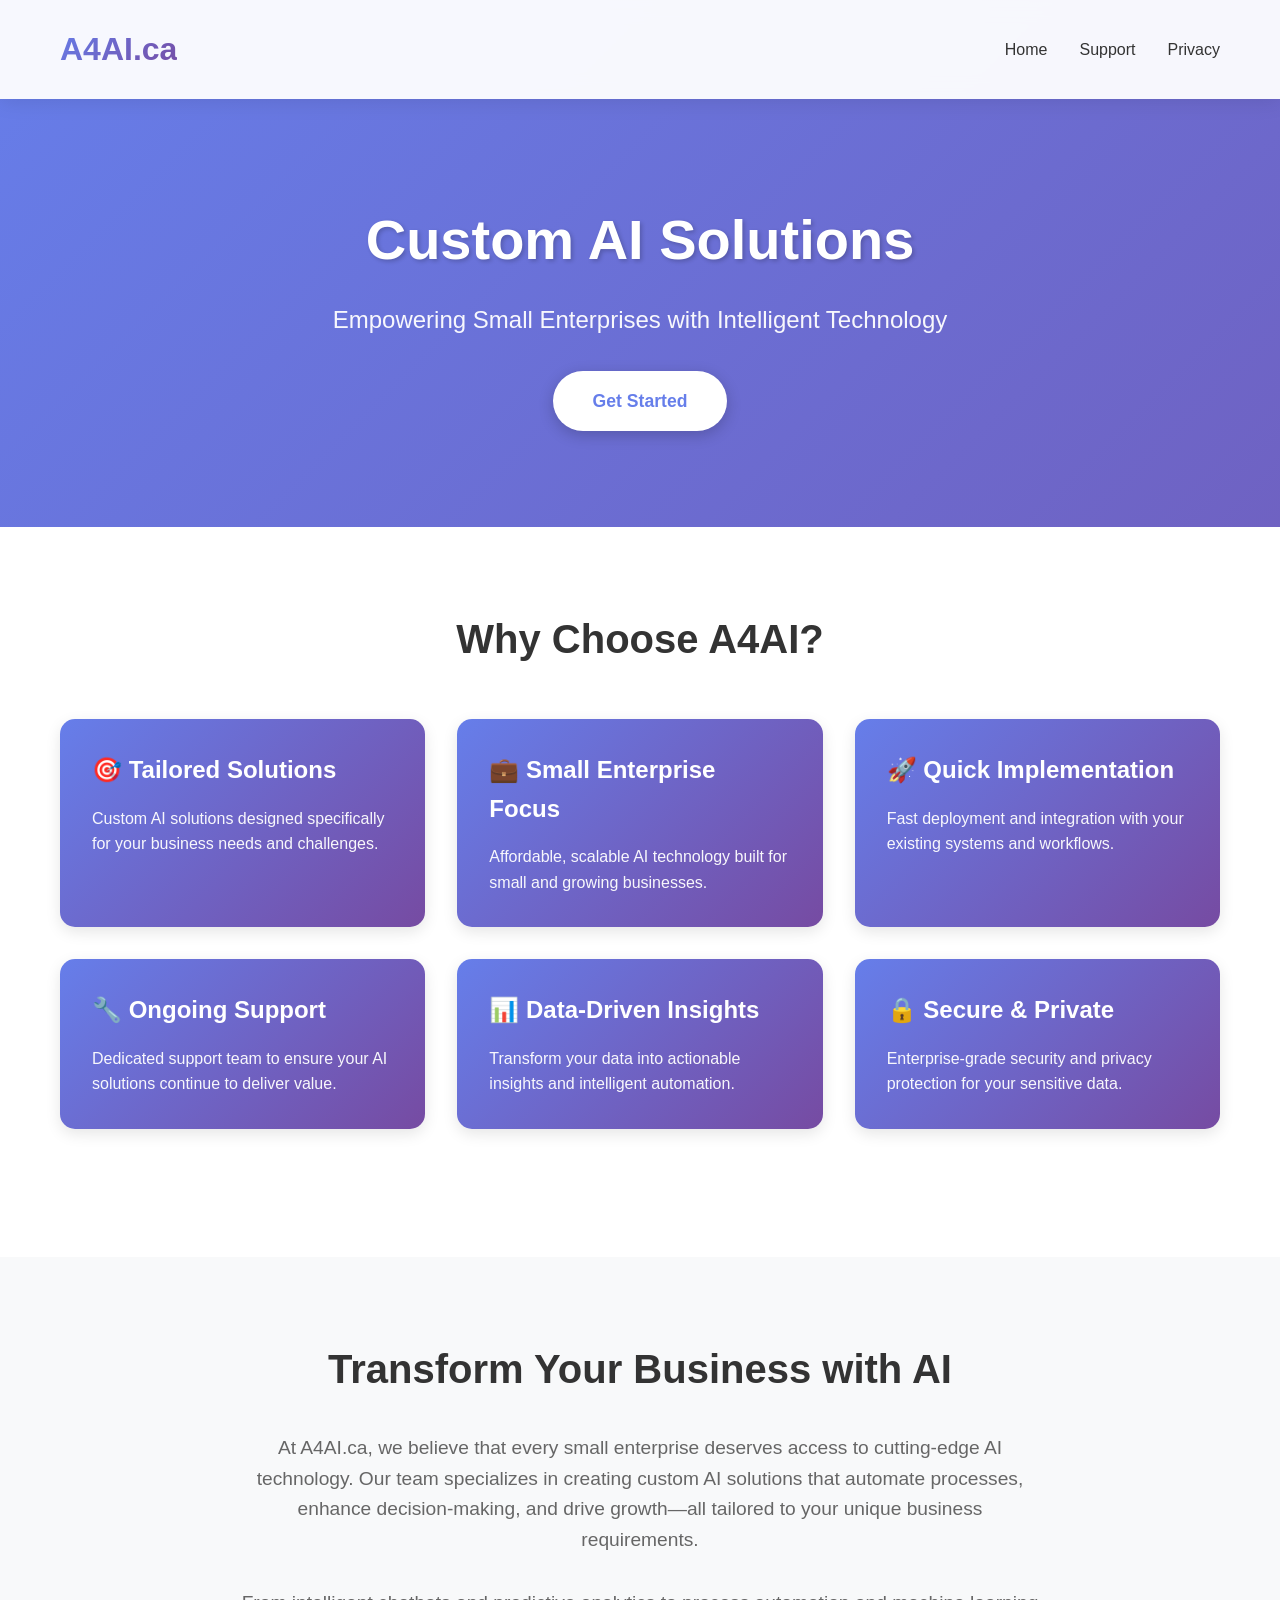
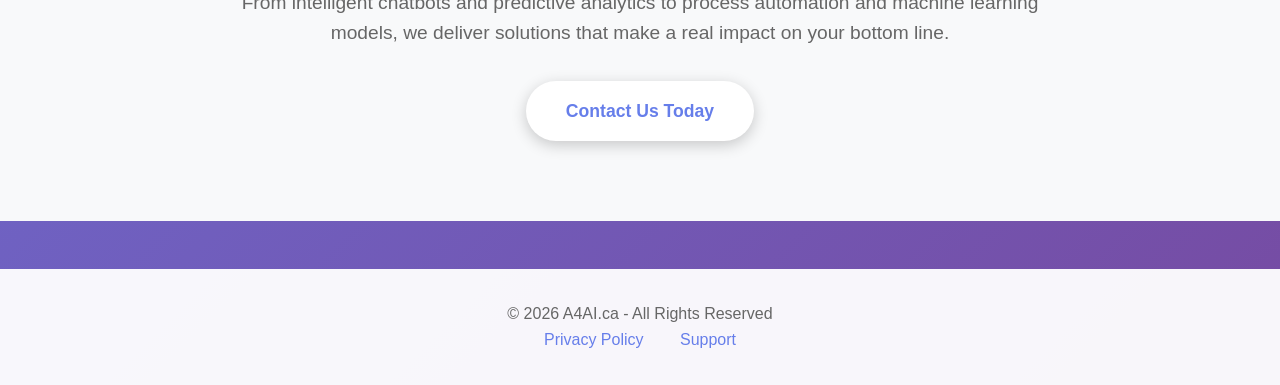
<file: index.html>
<!DOCTYPE html>
<html lang="en">
<head>
    <meta charset="UTF-8">
    <meta name="viewport" content="width=device-width, initial-scale=1.0">
    <title>A4AI.ca - Custom AI Solutions for Small Enterprises</title>
    <link rel="stylesheet" href="static/css/main.css">
    <link rel="stylesheet" href="static/css/home.css">
</head>
<body>
    <header>
        <div class="container">
            <nav>
                <div class="logo">A4AI.ca</div>
                <ul>
                    <li><a href="index.html">Home</a></li>
                    <li><a href="support.html">Support</a></li>
                    <li><a href="privacy.html">Privacy</a></li>
                </ul>
            </nav>
        </div>
    </header>

    <section class="hero">
        <div class="container">
            <h1>Custom AI Solutions</h1>
            <p>Empowering Small Enterprises with Intelligent Technology</p>
            <a href="support.html" class="cta-button">Get Started</a>
        </div>
    </section>

    <section class="features">
        <div class="container">
            <h2>Why Choose A4AI?</h2>
            <div class="feature-grid">
                <div class="feature-card">
                    <h3>🎯 Tailored Solutions</h3>
                    <p>Custom AI solutions designed specifically for your business needs and challenges.</p>
                </div>
                <div class="feature-card">
                    <h3>💼 Small Enterprise Focus</h3>
                    <p>Affordable, scalable AI technology built for small and growing businesses.</p>
                </div>
                <div class="feature-card">
                    <h3>🚀 Quick Implementation</h3>
                    <p>Fast deployment and integration with your existing systems and workflows.</p>
                </div>
                <div class="feature-card">
                    <h3>🔧 Ongoing Support</h3>
                    <p>Dedicated support team to ensure your AI solutions continue to deliver value.</p>
                </div>
                <div class="feature-card">
                    <h3>📊 Data-Driven Insights</h3>
                    <p>Transform your data into actionable insights and intelligent automation.</p>
                </div>
                <div class="feature-card">
                    <h3>🔒 Secure & Private</h3>
                    <p>Enterprise-grade security and privacy protection for your sensitive data.</p>
                </div>
            </div>
        </div>
    </section>

    <section class="about">
        <div class="container">
            <h2>Transform Your Business with AI</h2>
            <p>
                At A4AI.ca, we believe that every small enterprise deserves access to cutting-edge AI technology.
                Our team specializes in creating custom AI solutions that automate processes, enhance decision-making,
                and drive growth—all tailored to your unique business requirements.
            </p>
            <p>
                From intelligent chatbots and predictive analytics to process automation and machine learning models,
                we deliver solutions that make a real impact on your bottom line.
            </p>
            <a href="support.html" class="cta-button">Contact Us Today</a>
        </div>
    </section>

    <footer>
        <div class="container">
            <p>&copy; 2026 A4AI.ca - All Rights Reserved</p>
            <div>
                <a href="privacy.html">Privacy Policy</a>
                <a href="support.html">Support</a>
            </div>
        </div>
    </footer>
</body>
</html>
</file>
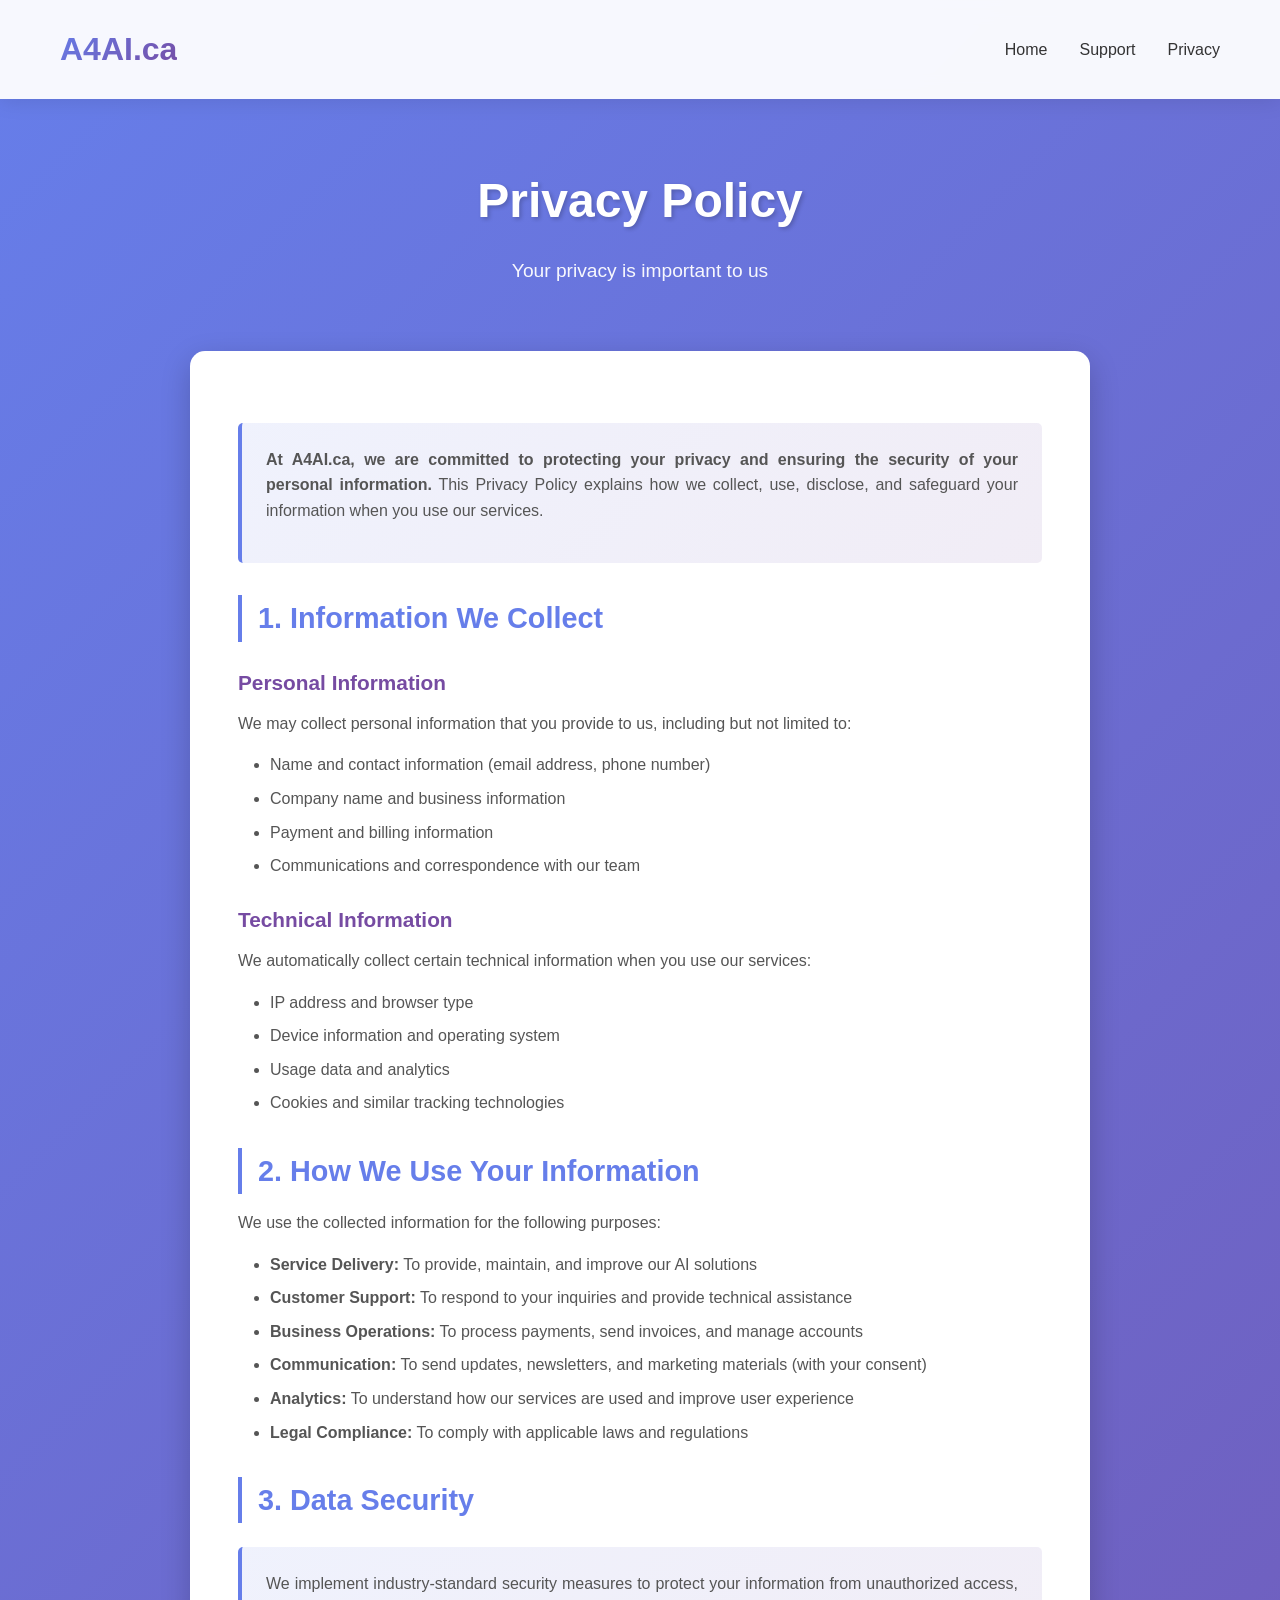
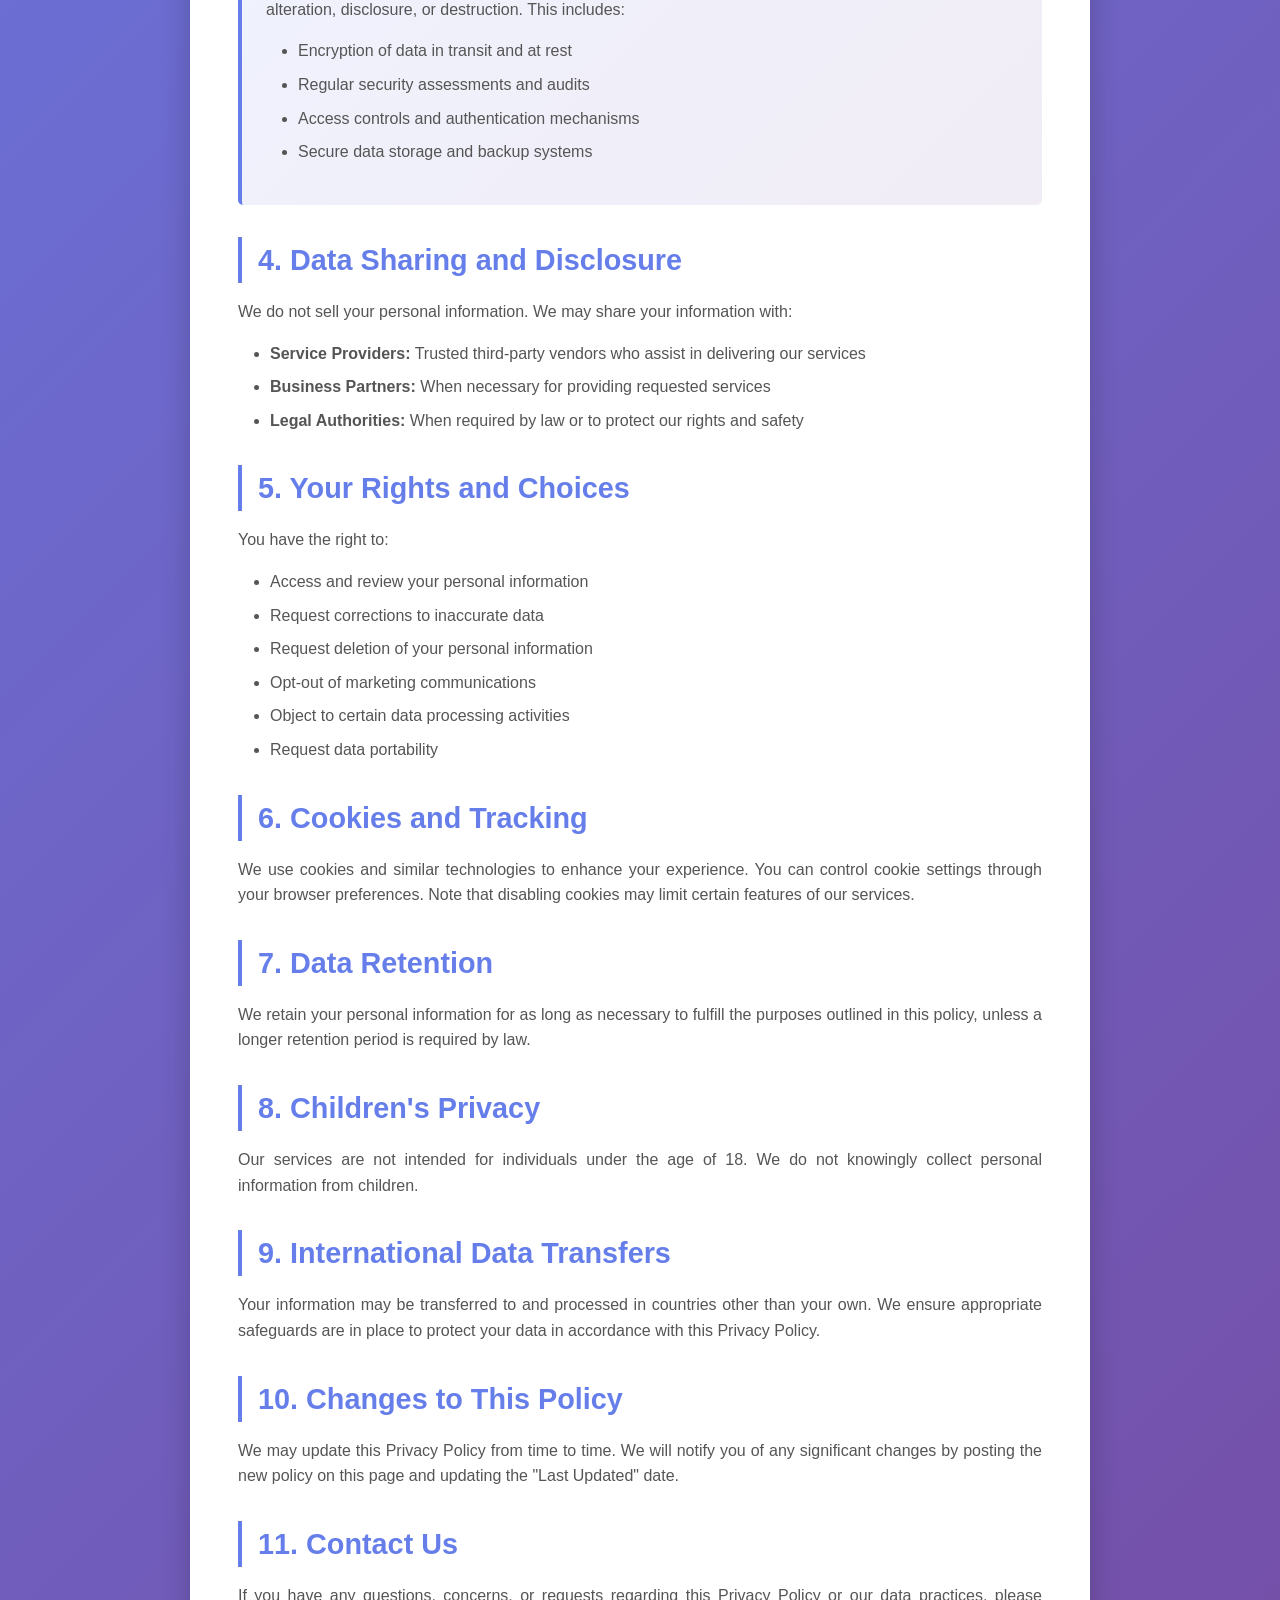
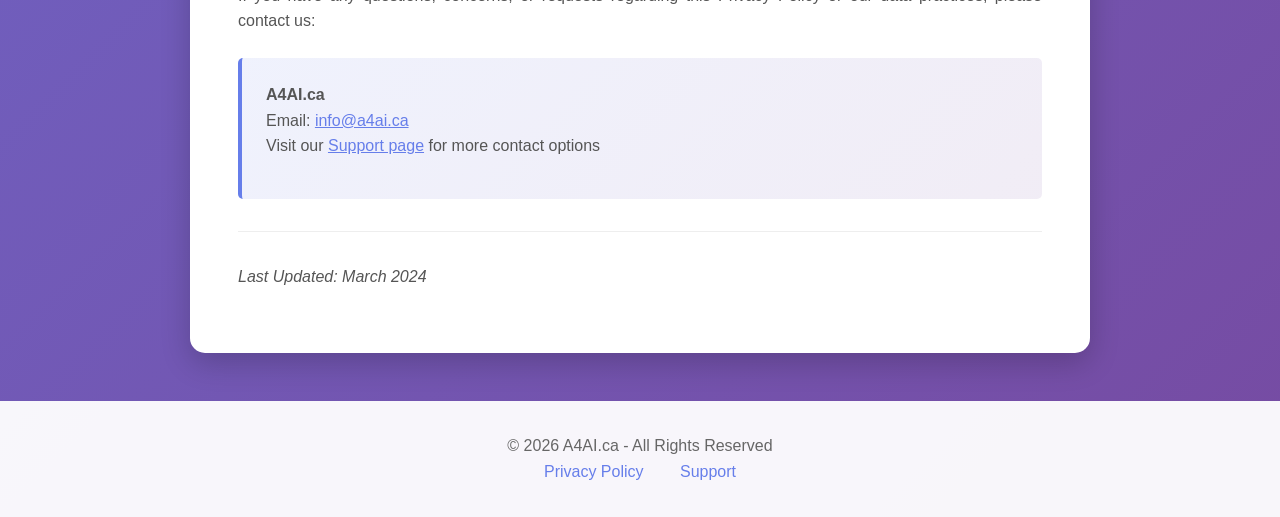
<file: privacy.html>
<!DOCTYPE html>
<html lang="en">
<head>
    <meta charset="UTF-8">
    <meta name="viewport" content="width=device-width, initial-scale=1.0">
    <title>Privacy Policy - A4AI.ca</title>
    <link rel="stylesheet" href="static/css/main.css">
    <link rel="stylesheet" href="static/css/privacy.css">
</head>
<body>
    <header>
        <div class="container">
            <nav>
                <div class="logo">A4AI.ca</div>
                <ul>
                    <li><a href="index.html">Home</a></li>
                    <li><a href="support.html">Support</a></li>
                    <li><a href="privacy.html">Privacy</a></li>
                </ul>
            </nav>
        </div>
    </header>

    <section class="page-header">
        <div class="container">
            <h1>Privacy Policy</h1>
            <p>Your privacy is important to us</p>
        </div>
    </section>

    <div class="container">
        <div class="content-section">
            <div class="highlight-box">
                <p><strong>At A4AI.ca, we are committed to protecting your privacy and ensuring the security of your personal information.</strong> This Privacy Policy explains how we collect, use, disclose, and safeguard your information when you use our services.</p>
            </div>

            <h2>1. Information We Collect</h2>

            <h3>Personal Information</h3>
            <p>We may collect personal information that you provide to us, including but not limited to:</p>
            <ul>
                <li>Name and contact information (email address, phone number)</li>
                <li>Company name and business information</li>
                <li>Payment and billing information</li>
                <li>Communications and correspondence with our team</li>
            </ul>

            <h3>Technical Information</h3>
            <p>We automatically collect certain technical information when you use our services:</p>
            <ul>
                <li>IP address and browser type</li>
                <li>Device information and operating system</li>
                <li>Usage data and analytics</li>
                <li>Cookies and similar tracking technologies</li>
            </ul>

            <h2>2. How We Use Your Information</h2>
            <p>We use the collected information for the following purposes:</p>
            <ul>
                <li><strong>Service Delivery:</strong> To provide, maintain, and improve our AI solutions</li>
                <li><strong>Customer Support:</strong> To respond to your inquiries and provide technical assistance</li>
                <li><strong>Business Operations:</strong> To process payments, send invoices, and manage accounts</li>
                <li><strong>Communication:</strong> To send updates, newsletters, and marketing materials (with your consent)</li>
                <li><strong>Analytics:</strong> To understand how our services are used and improve user experience</li>
                <li><strong>Legal Compliance:</strong> To comply with applicable laws and regulations</li>
            </ul>

            <h2>3. Data Security</h2>
            <div class="highlight-box">
                <p>We implement industry-standard security measures to protect your information from unauthorized access, alteration, disclosure, or destruction. This includes:</p>
                <ul>
                    <li>Encryption of data in transit and at rest</li>
                    <li>Regular security assessments and audits</li>
                    <li>Access controls and authentication mechanisms</li>
                    <li>Secure data storage and backup systems</li>
                </ul>
            </div>

            <h2>4. Data Sharing and Disclosure</h2>
            <p>We do not sell your personal information. We may share your information with:</p>
            <ul>
                <li><strong>Service Providers:</strong> Trusted third-party vendors who assist in delivering our services</li>
                <li><strong>Business Partners:</strong> When necessary for providing requested services</li>
                <li><strong>Legal Authorities:</strong> When required by law or to protect our rights and safety</li>
            </ul>

            <h2>5. Your Rights and Choices</h2>
            <p>You have the right to:</p>
            <ul>
                <li>Access and review your personal information</li>
                <li>Request corrections to inaccurate data</li>
                <li>Request deletion of your personal information</li>
                <li>Opt-out of marketing communications</li>
                <li>Object to certain data processing activities</li>
                <li>Request data portability</li>
            </ul>

            <h2>6. Cookies and Tracking</h2>
            <p>We use cookies and similar technologies to enhance your experience. You can control cookie settings through your browser preferences. Note that disabling cookies may limit certain features of our services.</p>

            <h2>7. Data Retention</h2>
            <p>We retain your personal information for as long as necessary to fulfill the purposes outlined in this policy, unless a longer retention period is required by law.</p>

            <h2>8. Children's Privacy</h2>
            <p>Our services are not intended for individuals under the age of 18. We do not knowingly collect personal information from children.</p>

            <h2>9. International Data Transfers</h2>
            <p>Your information may be transferred to and processed in countries other than your own. We ensure appropriate safeguards are in place to protect your data in accordance with this Privacy Policy.</p>

            <h2>10. Changes to This Policy</h2>
            <p>We may update this Privacy Policy from time to time. We will notify you of any significant changes by posting the new policy on this page and updating the "Last Updated" date.</p>

            <h2>11. Contact Us</h2>
            <p>If you have any questions, concerns, or requests regarding this Privacy Policy or our data practices, please contact us:</p>
            <div class="highlight-box">
                <p><strong>A4AI.ca</strong><br>
                Email: <a href="mailto:info@a4ai.ca" style="color: #667eea;">info@a4ai.ca</a><br>
                Visit our <a href="support.html" style="color: #667eea;">Support page</a> for more contact options</p>
            </div>

            <p class="date-updated">Last Updated: March 2024</p>
        </div>
    </div>

    <footer>
        <div class="container">
            <p>&copy; 2026 A4AI.ca - All Rights Reserved</p>
            <div>
                <a href="privacy.html">Privacy Policy</a>
                <a href="support.html">Support</a>
            </div>
        </div>
    </footer>
</body>
</html>
</file>
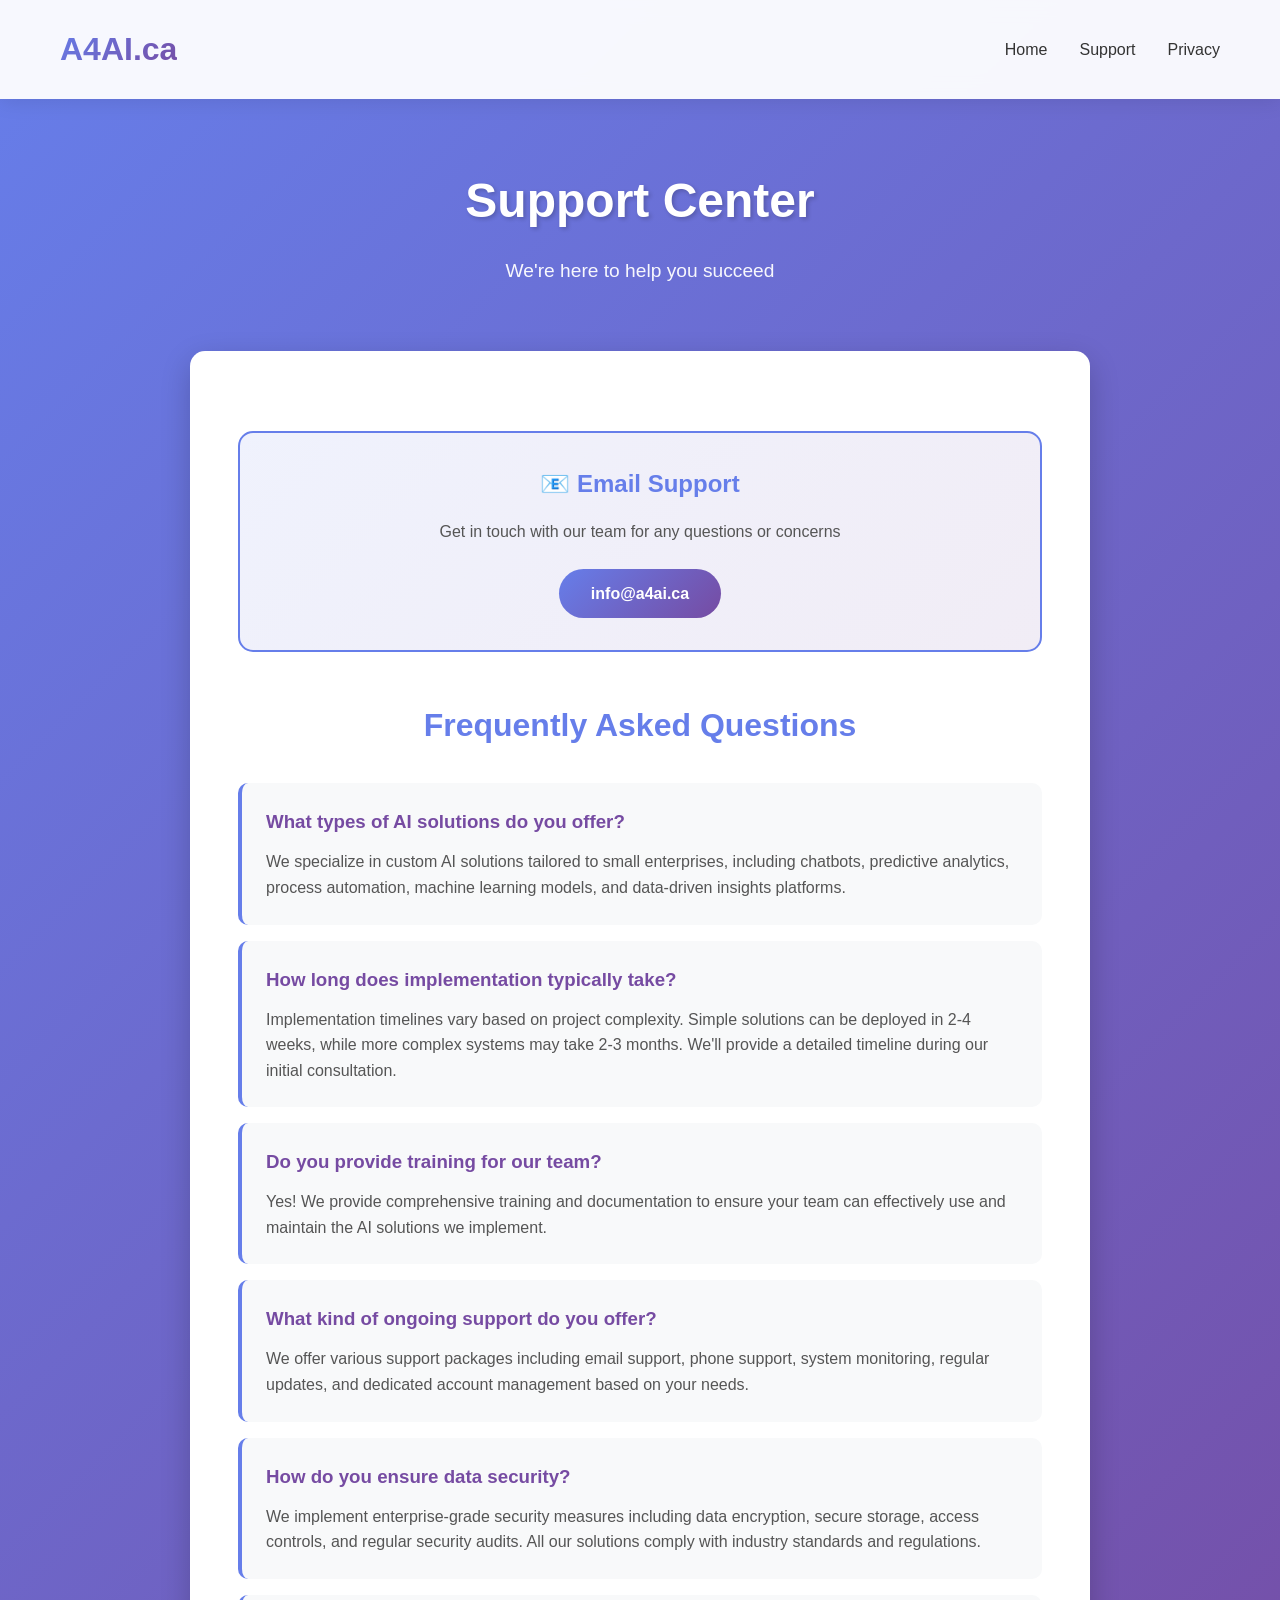
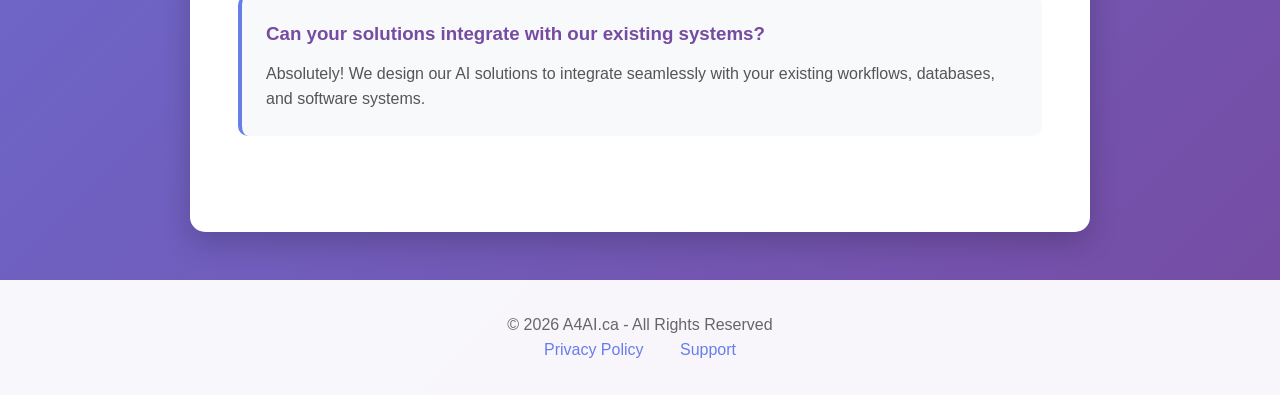
<file: support.html>
<!DOCTYPE html>
<html lang="en">
<head>
    <meta charset="UTF-8">
    <meta name="viewport" content="width=device-width, initial-scale=1.0">
    <title>Support - A4AI.ca</title>
    <link rel="stylesheet" href="static/css/main.css">
    <link rel="stylesheet" href="static/css/support.css">
</head>
<body>
    <header>
        <div class="container">
            <nav>
                <div class="logo">A4AI.ca</div>
                <ul>
                    <li><a href="index.html">Home</a></li>
                    <li><a href="support.html">Support</a></li>
                    <li><a href="privacy.html">Privacy</a></li>
                </ul>
            </nav>
        </div>
    </header>

    <section class="page-header">
        <div class="container">
            <h1>Support Center</h1>
            <p>We're here to help you succeed</p>
        </div>
    </section>

    <div class="container">
        <div class="content-section">
            <div class="support-grid">
                <div class="support-card">
                    <h3>📧 Email Support</h3>
                    <p>Get in touch with our team for any questions or concerns</p>
                    <a href="mailto:info@a4ai.ca">info@a4ai.ca</a>
                </div>
            </div>

            <div class="faq-section">
                <h2>Frequently Asked Questions</h2>

                <div class="faq-item">
                    <h3>What types of AI solutions do you offer?</h3>
                    <p>We specialize in custom AI solutions tailored to small enterprises, including chatbots, predictive analytics, process automation, machine learning models, and data-driven insights platforms.</p>
                </div>

                <div class="faq-item">
                    <h3>How long does implementation typically take?</h3>
                    <p>Implementation timelines vary based on project complexity. Simple solutions can be deployed in 2-4 weeks, while more complex systems may take 2-3 months. We'll provide a detailed timeline during our initial consultation.</p>
                </div>

                <div class="faq-item">
                    <h3>Do you provide training for our team?</h3>
                    <p>Yes! We provide comprehensive training and documentation to ensure your team can effectively use and maintain the AI solutions we implement.</p>
                </div>

                <div class="faq-item">
                    <h3>What kind of ongoing support do you offer?</h3>
                    <p>We offer various support packages including email support, phone support, system monitoring, regular updates, and dedicated account management based on your needs.</p>
                </div>

                <div class="faq-item">
                    <h3>How do you ensure data security?</h3>
                    <p>We implement enterprise-grade security measures including data encryption, secure storage, access controls, and regular security audits. All our solutions comply with industry standards and regulations.</p>
                </div>

                <div class="faq-item">
                    <h3>Can your solutions integrate with our existing systems?</h3>
                    <p>Absolutely! We design our AI solutions to integrate seamlessly with your existing workflows, databases, and software systems.</p>
                </div>
            </div>
        </div>
    </div>

    <footer>
        <div class="container">
            <p>&copy; 2026 A4AI.ca - All Rights Reserved</p>
            <div>
                <a href="privacy.html">Privacy Policy</a>
                <a href="support.html">Support</a>
            </div>
        </div>
    </footer>
</body>
</html>
</file>
<file: static/css/main.css>
* {
    margin: 0;
    padding: 0;
    box-sizing: border-box;
}

body {
    font-family: 'Segoe UI', Tahoma, Geneva, Verdana, sans-serif;
    line-height: 1.6;
    color: #333;
    background: linear-gradient(135deg, #667eea 0%, #764ba2 100%);
    min-height: 100vh;
}

.container {
    max-width: 1200px;
    margin: 0 auto;
    padding: 0 20px;
}

header {
    background: rgba(255, 255, 255, 0.95);
    backdrop-filter: blur(10px);
    box-shadow: 0 2px 20px rgba(0, 0, 0, 0.1);
    position: sticky;
    top: 0;
    z-index: 100;
}

nav {
    display: flex;
    justify-content: space-between;
    align-items: center;
    padding: 1.5rem 0;
}

.logo {
    font-size: 2rem;
    font-weight: bold;
    background: linear-gradient(135deg, #667eea 0%, #764ba2 100%);
    -webkit-background-clip: text;
    -webkit-text-fill-color: transparent;
    background-clip: text;
}

nav ul {
    display: flex;
    list-style: none;
    gap: 2rem;
}

nav a {
    color: #333;
    text-decoration: none;
    font-weight: 500;
    transition: color 0.3s;
}

nav a:hover {
    color: #667eea;
}

footer {
    background: rgba(255, 255, 255, 0.95);
    padding: 2rem 0;
    text-align: center;
    color: #666;
    margin-top: 3rem;
}

footer a {
    color: #667eea;
    text-decoration: none;
    margin: 0 1rem;
}

footer a:hover {
    text-decoration: underline;
}

@media (max-width: 768px) {
    nav ul {
        gap: 1rem;
    }
}
</file>
<file: static/css/home.css>
.hero {
    text-align: center;
    padding: 6rem 0;
    color: white;
}

.hero h1 {
    font-size: 3.5rem;
    margin-bottom: 1rem;
    text-shadow: 2px 2px 4px rgba(0, 0, 0, 0.2);
}

.hero p {
    font-size: 1.5rem;
    margin-bottom: 2rem;
    opacity: 0.95;
}

.cta-button {
    display: inline-block;
    background: white;
    color: #667eea;
    padding: 1rem 2.5rem;
    border-radius: 50px;
    text-decoration: none;
    font-weight: bold;
    font-size: 1.1rem;
    transition: transform 0.3s, box-shadow 0.3s;
    box-shadow: 0 4px 15px rgba(0, 0, 0, 0.2);
}

.cta-button:hover {
    transform: translateY(-3px);
    box-shadow: 0 6px 20px rgba(0, 0, 0, 0.3);
}

.features {
    background: white;
    padding: 5rem 0;
}

.features h2 {
    text-align: center;
    font-size: 2.5rem;
    margin-bottom: 3rem;
    color: #333;
}

.feature-grid {
    display: grid;
    grid-template-columns: repeat(auto-fit, minmax(300px, 1fr));
    gap: 2rem;
    margin-bottom: 3rem;
}

.feature-card {
    background: linear-gradient(135deg, #667eea 0%, #764ba2 100%);
    padding: 2rem;
    border-radius: 15px;
    color: white;
    box-shadow: 0 5px 15px rgba(0, 0, 0, 0.1);
    transition: transform 0.3s;
}

.feature-card:hover {
    transform: translateY(-5px);
}

.feature-card h3 {
    font-size: 1.5rem;
    margin-bottom: 1rem;
}

.feature-card p {
    opacity: 0.95;
}

.about {
    background: #f8f9fa;
    padding: 5rem 0;
    text-align: center;
}

.about h2 {
    font-size: 2.5rem;
    margin-bottom: 2rem;
    color: #333;
}

.about p {
    font-size: 1.2rem;
    max-width: 800px;
    margin: 0 auto 2rem;
    color: #666;
}

@media (max-width: 768px) {
    .hero h1 {
        font-size: 2.5rem;
    }

    .hero p {
        font-size: 1.2rem;
    }

    .feature-grid {
        grid-template-columns: 1fr;
    }
}
</file>
<file: static/css/privacy.css>
.page-header {
    text-align: center;
    padding: 4rem 0 2rem;
    color: white;
}

.page-header h1 {
    font-size: 3rem;
    margin-bottom: 1rem;
    text-shadow: 2px 2px 4px rgba(0, 0, 0, 0.2);
}

.page-header p {
    font-size: 1.2rem;
    opacity: 0.95;
}

.content-section {
    background: white;
    margin: 2rem auto;
    padding: 3rem;
    border-radius: 15px;
    box-shadow: 0 10px 30px rgba(0, 0, 0, 0.2);
    max-width: 900px;
}

.content-section h2 {
    color: #667eea;
    margin-top: 2rem;
    margin-bottom: 1rem;
    font-size: 1.8rem;
    border-left: 4px solid #667eea;
    padding-left: 1rem;
}

.content-section h2:first-child {
    margin-top: 0;
}

.content-section h3 {
    color: #764ba2;
    margin-top: 1.5rem;
    margin-bottom: 0.75rem;
    font-size: 1.3rem;
}

.content-section p {
    margin-bottom: 1rem;
    color: #555;
    text-align: justify;
}

.content-section ul {
    margin: 1rem 0 1rem 2rem;
    color: #555;
}

.content-section li {
    margin-bottom: 0.5rem;
}

.highlight-box {
    background: linear-gradient(135deg, rgba(102, 126, 234, 0.1) 0%, rgba(118, 75, 162, 0.1) 100%);
    border-left: 4px solid #667eea;
    padding: 1.5rem;
    margin: 1.5rem 0;
    border-radius: 5px;
}

.date-updated {
    text-align: center;
    color: #999;
    font-style: italic;
    margin-top: 2rem;
    padding-top: 2rem;
    border-top: 1px solid #eee;
}

@media (max-width: 768px) {
    .page-header h1 {
        font-size: 2rem;
    }

    .content-section {
        padding: 2rem 1.5rem;
        margin: 1rem;
    }
}
</file>
<file: static/css/support.css>
.page-header {
    text-align: center;
    padding: 4rem 0 2rem;
    color: white;
}

.page-header h1 {
    font-size: 3rem;
    margin-bottom: 1rem;
    text-shadow: 2px 2px 4px rgba(0, 0, 0, 0.2);
}

.page-header p {
    font-size: 1.2rem;
    opacity: 0.95;
}

.content-section {
    background: white;
    margin: 2rem auto;
    padding: 3rem;
    border-radius: 15px;
    box-shadow: 0 10px 30px rgba(0, 0, 0, 0.2);
    max-width: 900px;
}

.support-grid {
    display: grid;
    grid-template-columns: repeat(auto-fit, minmax(280px, 1fr));
    gap: 2rem;
    margin: 2rem 0;
}

.support-card {
    background: linear-gradient(135deg, rgba(102, 126, 234, 0.1) 0%, rgba(118, 75, 162, 0.1) 100%);
    border: 2px solid #667eea;
    padding: 2rem;
    border-radius: 15px;
    text-align: center;
    transition: transform 0.3s, box-shadow 0.3s;
}

.support-card:hover {
    transform: translateY(-5px);
    box-shadow: 0 8px 20px rgba(102, 126, 234, 0.3);
}

.support-card h3 {
    color: #667eea;
    font-size: 1.5rem;
    margin-bottom: 1rem;
}

.support-card p {
    color: #555;
    margin-bottom: 1.5rem;
}

.support-card a {
    display: inline-block;
    background: linear-gradient(135deg, #667eea 0%, #764ba2 100%);
    color: white;
    padding: 0.75rem 2rem;
    border-radius: 50px;
    text-decoration: none;
    font-weight: bold;
    transition: transform 0.3s;
}

.support-card a:hover {
    transform: scale(1.05);
}

.contact-form {
    background: #f8f9fa;
    padding: 2rem;
    border-radius: 10px;
    margin: 2rem 0;
}

.contact-form h2 {
    color: #667eea;
    margin-bottom: 1.5rem;
    text-align: center;
}

.form-group {
    margin-bottom: 1.5rem;
}

.form-group label {
    display: block;
    color: #333;
    font-weight: 500;
    margin-bottom: 0.5rem;
}

.form-group input,
.form-group textarea {
    width: 100%;
    padding: 0.75rem;
    border: 2px solid #ddd;
    border-radius: 8px;
    font-family: inherit;
    font-size: 1rem;
    transition: border-color 0.3s;
}

.form-group input:focus,
.form-group textarea:focus {
    outline: none;
    border-color: #667eea;
}

.form-group textarea {
    resize: vertical;
    min-height: 150px;
}

.submit-btn {
    background: linear-gradient(135deg, #667eea 0%, #764ba2 100%);
    color: white;
    padding: 1rem 3rem;
    border: none;
    border-radius: 50px;
    font-size: 1.1rem;
    font-weight: bold;
    cursor: pointer;
    transition: transform 0.3s, box-shadow 0.3s;
    display: block;
    margin: 0 auto;
}

.submit-btn:hover {
    transform: translateY(-2px);
    box-shadow: 0 5px 15px rgba(102, 126, 234, 0.4);
}

.faq-section {
    margin: 3rem 0;
}

.faq-section h2 {
    color: #667eea;
    margin-bottom: 2rem;
    text-align: center;
    font-size: 2rem;
}

.faq-item {
    background: #f8f9fa;
    padding: 1.5rem;
    border-radius: 10px;
    margin-bottom: 1rem;
    border-left: 4px solid #667eea;
}

.faq-item h3 {
    color: #764ba2;
    margin-bottom: 0.75rem;
}

.faq-item p {
    color: #555;
}

@media (max-width: 768px) {
    .page-header h1 {
        font-size: 2rem;
    }

    .content-section {
        padding: 2rem 1.5rem;
        margin: 1rem;
    }

    .support-grid {
        grid-template-columns: 1fr;
    }
}
</file>
